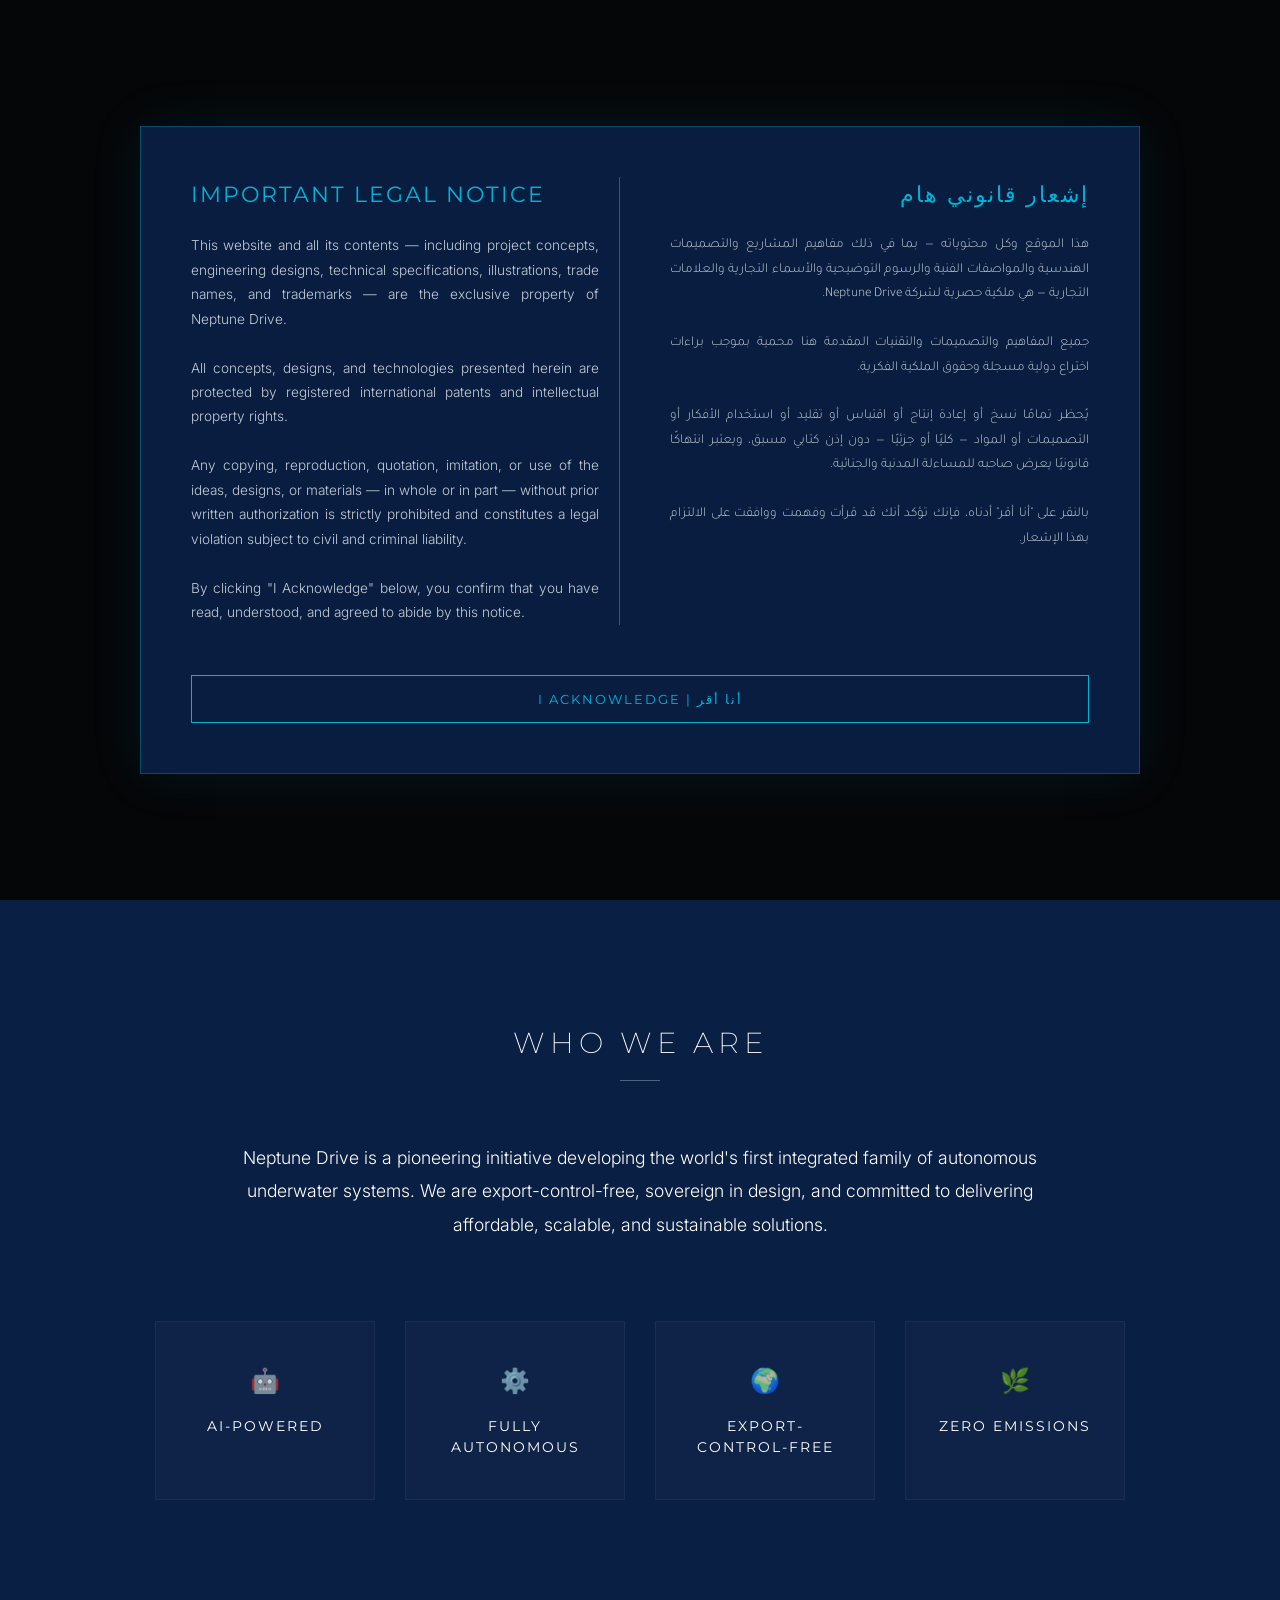
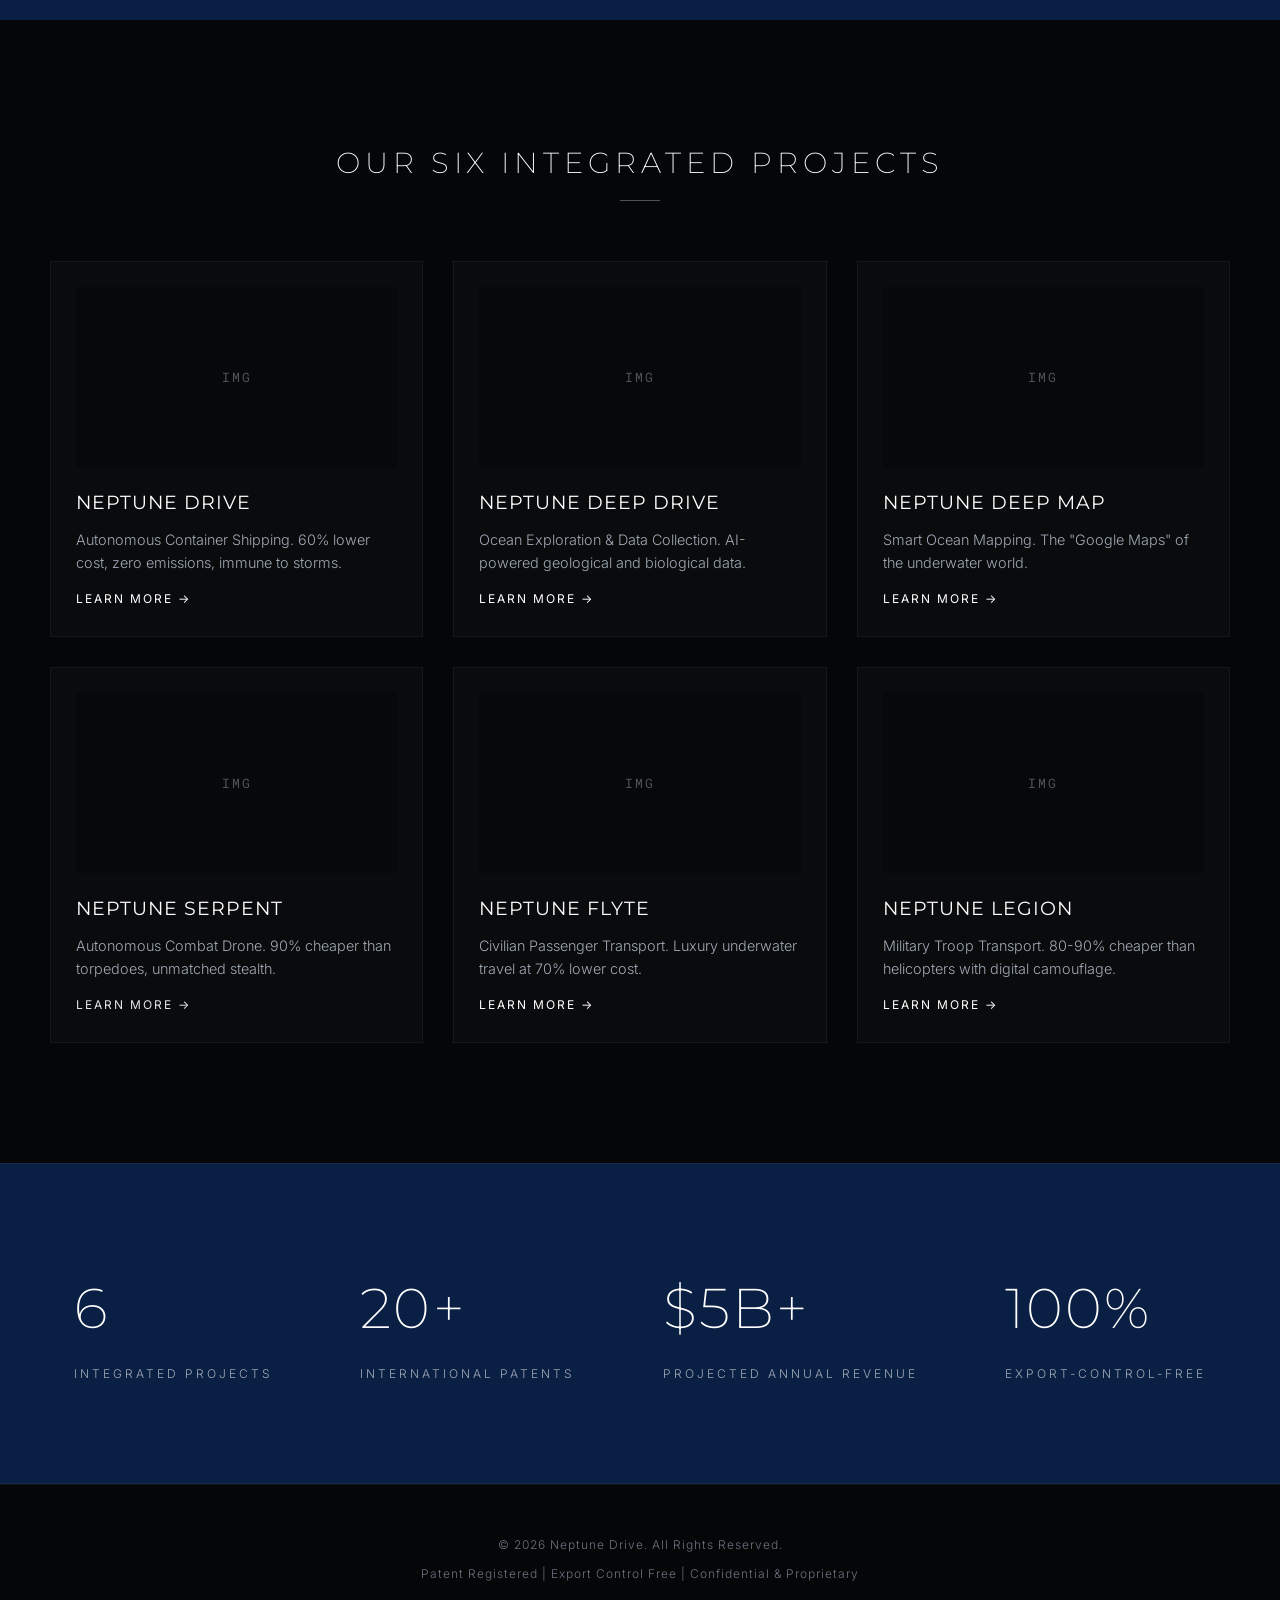
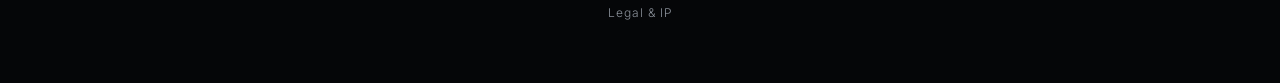
<file: index.html>
<!DOCTYPE html>
<html lang="en" dir="ltr">
<head>
    <meta charset="UTF-8">
    <meta name="viewport" content="width=device-width, initial-scale=1.0">
    <title>Neptune Drive | Redefining Humanity's Relationship with the Oceans</title>
    <link rel="stylesheet" href="style.css">
    <link rel="preconnect" href="https://fonts.googleapis.com">
    <link rel="preconnect" href="https://fonts.gstatic.com" crossorigin>
    <link href="https://fonts.googleapis.com/css2?family=Inter:wght@200;300;400;600&family=Montserrat:wght@200;300;400;600;700&family=Roboto+Mono:wght@300;400&family=Tajawal:wght@300;400;500;700&display=swap" rel="stylesheet">
</head>
<body>

    <!-- SPLASH SCREEN (Legal Disclaimer - Bilingual Side-by-Side) -->
    <div id="splash-screen">
        <div class="splash-content">
            
            <!-- English Section -->
            <div class="lang-block en-block">
                <h1 class="splash-title">IMPORTANT LEGAL NOTICE</h1>
                <p>
                    This website and all its contents — including project concepts, engineering designs, technical specifications, illustrations, trade names, and trademarks — are the exclusive property of Neptune Drive.
                    <br><br>
                    All concepts, designs, and technologies presented herein are protected by registered international patents and intellectual property rights.
                    <br><br>
                    Any copying, reproduction, quotation, imitation, or use of the ideas, designs, or materials — in whole or in part — without prior written authorization is strictly prohibited and constitutes a legal violation subject to civil and criminal liability.
                    <br><br>
                    By clicking "I Acknowledge" below, you confirm that you have read, understood, and agreed to abide by this notice.
                </p>
            </div>

            <!-- Arabic Section -->
            <div class="lang-block ar-block" dir="rtl">
                <h1 class="splash-title">إشعار قانوني هام</h1>
                <p>
                    هذا الموقع وكل محتوياته — بما في ذلك مفاهيم المشاريع والتصميمات الهندسية والمواصفات الفنية والرسوم التوضيحية والأسماء التجارية والعلامات التجارية — هي ملكية حصرية لشركة Neptune Drive.
                    <br><br>
                    جميع المفاهيم والتصميمات والتقنيات المقدمة هنا محمية بموجب براءات اختراع دولية مسجلة وحقوق الملكية الفكرية.
                    <br><br>
                    يُحظر تمامًا نسخ أو إعادة إنتاج أو اقتباس أو تقليد أو استخدام الأفكار أو التصميمات أو المواد — كليًا أو جزئيًا — دون إذن كتابي مسبق، ويعتبر انتهاكًا قانونيًا يعرض صاحبه للمساءلة المدنية والجنائية.
                    <br><br>
                    بالنقر على "أنا أقر" أدناه، فإنك تؤكد أنك قد قرأت وفهمت ووافقت على الالتزام بهذا الإشعار.
                </p>
            </div>

            <button id="acknowledge-btn" onclick="document.getElementById('splash-screen').classList.add('hidden');">
                I Acknowledge | أنا أقر
            </button>
        </div>
    </div>

    <!-- NAVIGATION -->
    <header>
        <div class="logo"><a href="index.html">NEPTUNE DRIVE</a></div>
        <nav>
            <ul>
                <li><a href="index.html#home" data-en="Home" data-ar="الرئيسية">Home</a></li>
                <li><a href="index.html#projects" data-en="Projects" data-ar="المشاريع">Projects</a></li>
                <li><a href="leadership.html" data-en="About" data-ar="من نحن">About</a></li>
                <li><a href="index.html#contact" data-en="Contact" data-ar="تواصل">Contact</a></li>
            </ul>
        </nav>
        <button id="lang-toggle" onclick="toggleLanguage()">عربي</button>
    </header>

    <!-- HOME PAGE -->
    <main id="home">
        
        <!-- Hero Section -->
        <section class="hero-section">
            <div class="hero-overlay"></div>
            <div class="hero-content">
                <h1>NEPTUNE DRIVE</h1>
                <p class="subheadline" data-en="Redefining Humanity's Relationship with the Oceans" data-ar="إعادة تشكيل علاقة البشرية بالمحيطات">Redefining Humanity's Relationship with the Oceans</p>
                <div class="hero-buttons">
                    <a href="#projects" class="btn primary" data-en="Explore Our Projects" data-ar="استكشف مشاريعنا">Explore Our Projects</a>
                    <a href="#contact" class="btn secondary" data-en="Request a Meeting" data-ar="طلب اجتماع">Request a Meeting</a>
                </div>
            </div>
        </section>

        <!-- About Section -->
        <section id="about" class="content-section">
            <h2 class="section-title" data-en="Who We Are" data-ar="من نحن">Who We Are</h2>
            <p class="text-body" data-en="Neptune Drive is a pioneering initiative developing the world's first integrated family of autonomous underwater systems. We are export-control-free, sovereign in design, and committed to delivering affordable, scalable, and sustainable solutions." data-ar="نبتون درايف مبادرة رائدة تطور أول عائلة متكاملة من الأنظمة تحت المائية ذاتية القيادة. نحن أحرار من قيود التصدير، وذاك سيادي في التصميم، وملتزمون بتقديم حلول ميسورة التكلفة وقابلة للتطوير ومستدامة.">
                Neptune Drive is a pioneering initiative developing the world's first integrated family of autonomous underwater systems. We are export-control-free, sovereign in design, and committed to delivering affordable, scalable, and sustainable solutions.
            </p>
            <div class="features-grid">
                <div class="feature-card"><span>🤖</span><h3 data-en="AI-Powered" data-ar="مدعوم بالذكاء الاصطناعي">AI-Powered</h3></div>
                <div class="feature-card"><span>⚙️</span><h3 data-en="Fully Autonomous" data-ar="ذاتية القيادة بالكامل">Fully Autonomous</h3></div>
                <div class="feature-card"><span>🌍</span><h3 data-en="Export-Control-Free" data-ar="خالٍ من قيود التصدير">Export-Control-Free</h3></div>
                <div class="feature-card"><span>🌿</span><h3 data-en="Zero Emissions" data-ar="صفر انبعاثات">Zero Emissions</h3></div>
            </div>
        </section>

        <!-- Projects Section -->
        <section id="projects" class="content-section dark-bg">
            <h2 class="section-title" data-en="Our Six Integrated Projects" data-ar="مشاريعنا الستة المتكاملة">Our Six Integrated Projects</h2>
            
            <div class="projects-grid">
                <!-- Project 1 -->
                <div class="project-card">
                    <div class="project-img-placeholder">IMG</div>
                    <h3>Neptune Drive</h3>
                    <p data-en="Autonomous Container Shipping. 60% lower cost, zero emissions, immune to storms." data-ar="شحن الحاويات ذاتي القيادة. تكلفة أقل بنسبة 60٪، انبعاثات صفرية، محصن ضد العواصف.">Autonomous Container Shipping. 60% lower cost, zero emissions, immune to storms.</p>
                    <a href="#" class="btn-link" data-en="Learn More" data-ar="المزيد">Learn More &rarr;</a>
                </div>
                <!-- Project 2 -->
                <div class="project-card">
                    <div class="project-img-placeholder">IMG</div>
                    <h3>Neptune Deep Drive</h3>
                    <p data-en="Ocean Exploration & Data Collection. AI-powered geological and biological data." data-ar="استكشاف المحيطات وجمع البيانات. بيانات جيولوجية وبيولوجية مدعومة بالذكاء الاصطناعي.">Ocean Exploration & Data Collection. AI-powered geological and biological data.</p>
                    <a href="#" class="btn-link" data-en="Learn More" data-ar="المزيد">Learn More &rarr;</a>
                </div>
                <!-- Project 3 -->
                <div class="project-card">
                    <div class="project-img-placeholder">IMG</div>
                    <h3>Neptune Deep Map</h3>
                    <p data-en='Smart Ocean Mapping. The "Google Maps" of the underwater world.' data-ar="خرائط المحيطات الذكية. خرائط جوجل للعالم تحت الماء.">Smart Ocean Mapping. The "Google Maps" of the underwater world.</p>
                    <a href="#" class="btn-link" data-en="Learn More" data-ar="المزيد">Learn More &rarr;</a>
                </div>
                <!-- Project 4 -->
                <div class="project-card serpent-theme">
                    <div class="project-img-placeholder">IMG</div>
                    <h3>Neptune Serpent</h3>
                    <p data-en="Autonomous Combat Drone. 90% cheaper than torpedoes, unmatched stealth." data-ar="مسيرة قتالية ذاتية القيادة. أرخص بنسبة 90٪ من الطوربيدات، خفية لا مثيل لها.">Autonomous Combat Drone. 90% cheaper than torpedoes, unmatched stealth.</p>
                    <a href="serpent.html" class="btn-link" data-en="Learn More" data-ar="المزيد">Learn More &rarr;</a>
                </div>
                <!-- Project 5 -->
                <div class="project-card">
                    <div class="project-img-placeholder">IMG</div>
                    <h3>Neptune Flyte</h3>
                    <p data-en="Civilian Passenger Transport. Luxury underwater travel at 70% lower cost." data-ar="نقل الركاب المدني. سفر فاخر تحت الماء بتكلفة أقل بنسبة 70٪.">Civilian Passenger Transport. Luxury underwater travel at 70% lower cost.</p>
                    <a href="#" class="btn-link" data-en="Learn More" data-ar="المزيد">Learn More &rarr;</a>
                </div>
                <!-- Project 6 -->
                <div class="project-card">
                    <div class="project-img-placeholder">IMG</div>
                    <h3>Neptune Legion</h3>
                    <p data-en="Military Troop Transport. 80-90% cheaper than helicopters with digital camouflage." data-ar="نقل القوات العسكرية. أرخص بنسبة 80-90٪ من المروحيات مع تمويه رقمي.">Military Troop Transport. 80-90% cheaper than helicopters with digital camouflage.</p>
                    <a href="#" class="btn-link" data-en="Learn More" data-ar="المزيد">Learn More &rarr;</a>
                </div>
            </div>
        </section>

        <!-- Stats Section -->
        <section class="stats-section">
            <div class="stat-item"><h2>6</h2><p data-en="Integrated Projects" data-ar="مشاريع متكاملة">Integrated Projects</p></div>
            <div class="stat-item"><h2>20+</h2><p data-en="International Patents" data-ar="براءات اختراع دولية">International Patents</p></div>
            <div class="stat-item"><h2>$5B+</h2><p data-en="Projected Annual Revenue" data-ar="الإيرادات السنوية المتوقعة">Projected Annual Revenue</p></div>
            <div class="stat-item"><h2>100%</h2><p data-en="Export-Control-Free" data-ar="خالٍ من قيود التصدير">Export-Control-Free</p></div>
        </section>

    </main>

    <!-- FOOTER -->
    <footer>
        <p>© 2026 Neptune Drive. All Rights Reserved.</p>
        <p>Patent Registered | Export Control Free | Confidential & Proprietary</p>
        <p style="margin-top: 20px;"><a href="legal.html" style="color: #8A9099; text-decoration: none; border-bottom: 1px solid transparent;" data-en="Legal & IP" data-ar="الشؤون القانونية">Legal & IP</a></p>
    </footer>

    <script>
        // 2. Language Toggle Logic
        function toggleLanguage() {
            const html = document.documentElement;
            const langBtn = document.getElementById('lang-toggle');
            
            let currentLang = html.getAttribute('lang');

            if (currentLang === 'en') {
                // Switch to Arabic
                html.setAttribute('lang', 'ar');
                html.setAttribute('dir', 'rtl');
                langBtn.innerText = 'English';
                
                document.querySelectorAll('[data-ar]').forEach(el => {
                    el.innerText = el.getAttribute('data-ar');
                });
            } else {
                // Switch to English
                html.setAttribute('lang', 'en');
                html.setAttribute('dir', 'ltr');
                langBtn.innerText = 'عربي';
                
                document.querySelectorAll('[data-en]').forEach(el => {
                    el.innerText = el.getAttribute('data-en');
                });
            }
        }
    </script>
</body>
</html>
</file>
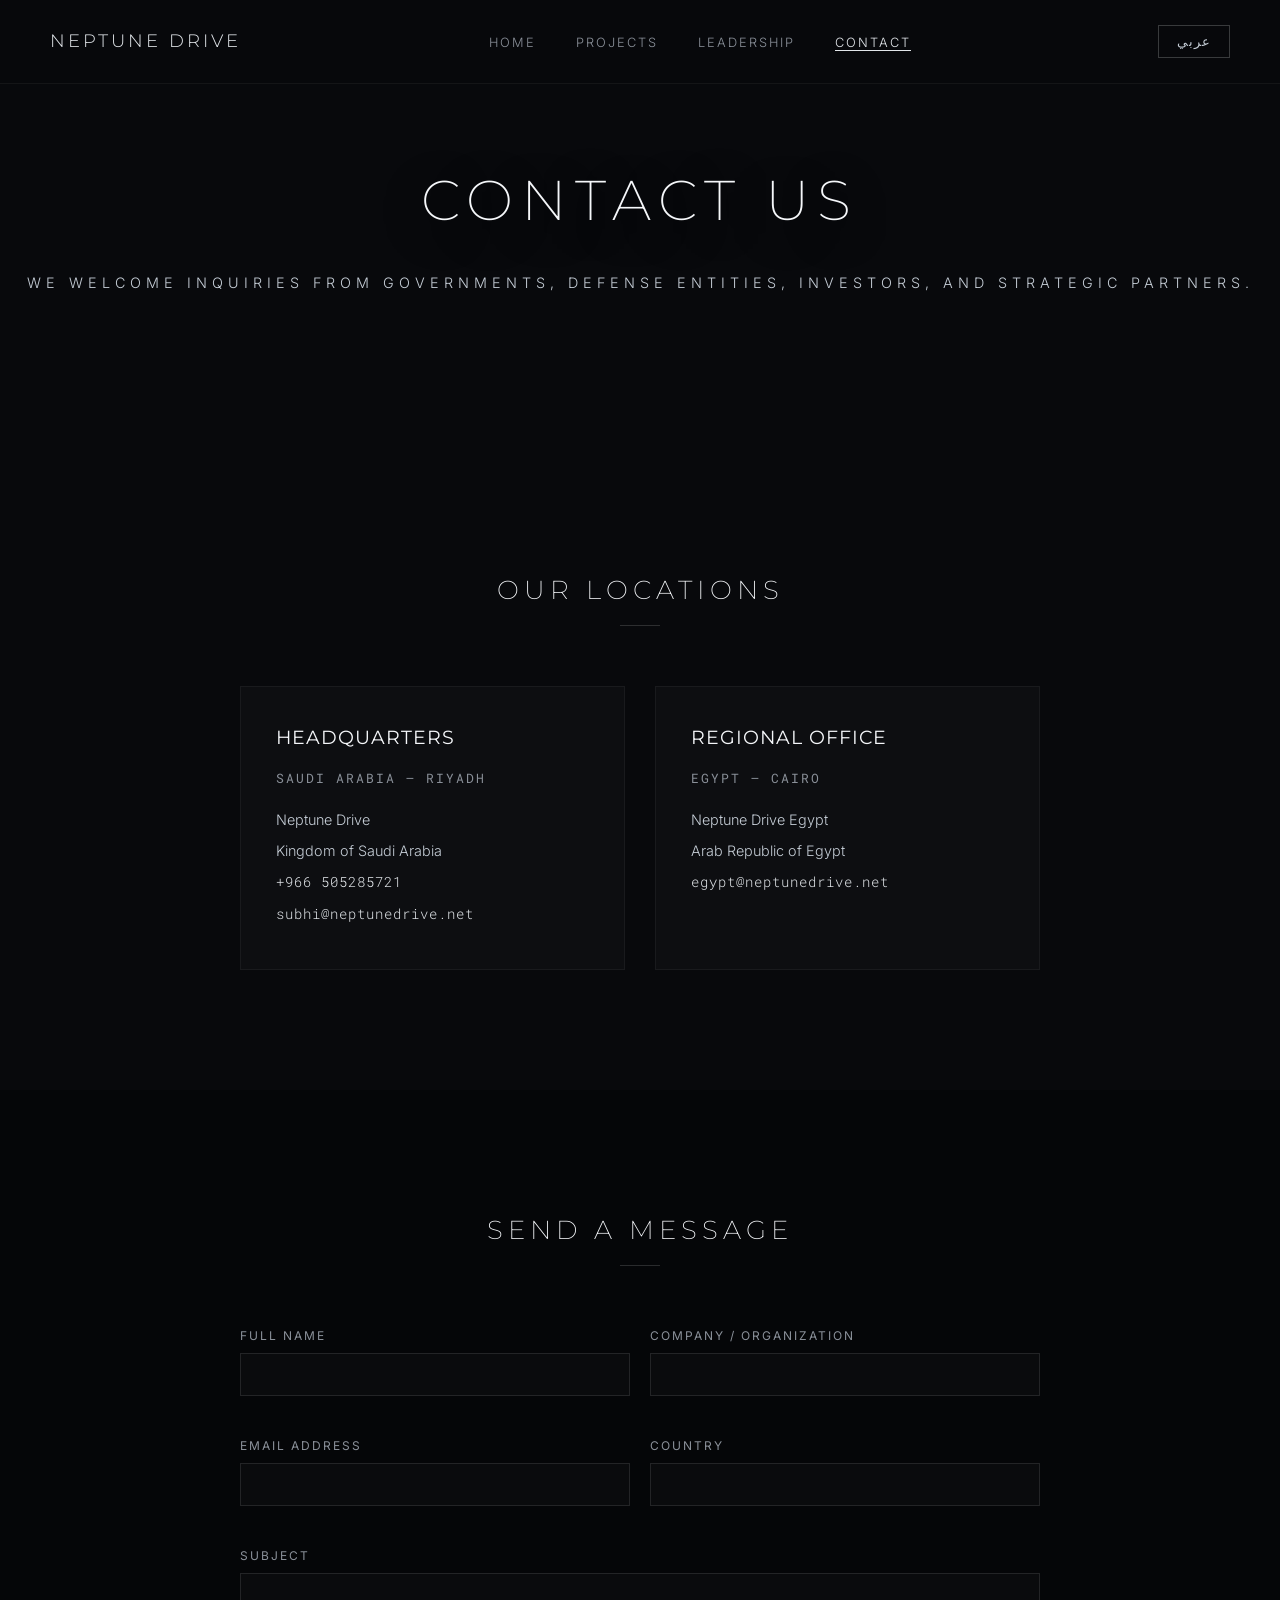
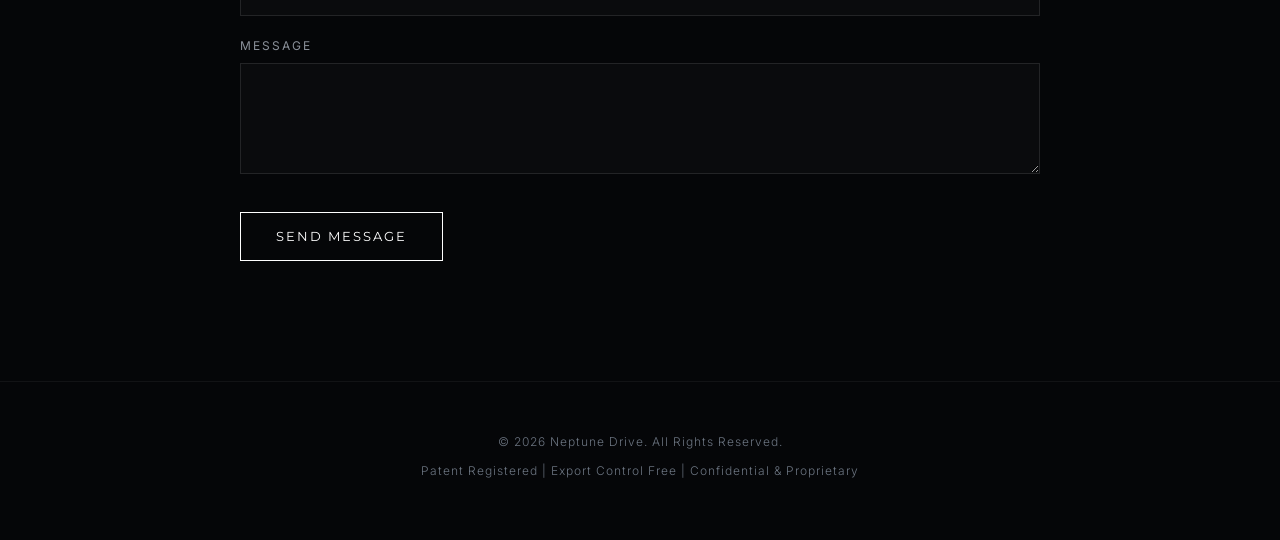
<file: contact.html>
<!DOCTYPE html>
<html lang="en" dir="ltr">
<head>
    <meta charset="UTF-8">
    <meta name="viewport" content="width=device-width, initial-scale=1.0">
    <title>Contact | Neptune Drive</title>
    <link rel="stylesheet" href="style.css">
    <link rel="preconnect" href="https://fonts.googleapis.com">
    <link rel="preconnect" href="https://fonts.gstatic.com" crossorigin>
    <link href="https://fonts.googleapis.com/css2?family=Inter:wght@200;300;400;600&family=Montserrat:wght@200;300;400;600;700&family=Roboto+Mono:wght@300;400&family=Tajawal:wght@300;400;500;700&display=swap" rel="stylesheet">
</head>
<body class="serpent-body">

    <!-- NAVIGATION -->
    <header class="serpent-header">
        <div class="logo"><a href="index.html">NEPTUNE DRIVE</a></div>
        <nav>
            <ul>
                <li><a href="index.html#home" data-en="Home" data-ar="الرئيسية">Home</a></li>
                <li><a href="index.html#projects" data-en="Projects" data-ar="المشاريع">Projects</a></li>
                <li><a href="leadership.html" data-en="Leadership" data-ar="القيادة">Leadership</a></li>
                <li><a href="contact.html" data-en="Contact" data-ar="تواصل" style="color: #E2E6EA; border-bottom: 1px solid #E2E6EA;">Contact</a></li>
            </ul>
        </nav>
        <button id="lang-toggle" onclick="toggleLanguage()">عربي</button>
    </header>

    <!-- CONTACT PAGE -->
    <main id="contact-page">
        
        <!-- Hero Section -->
        <section class="page-banner">
            <div class="project-hero-overlay"></div>
            <div class="project-hero-content">
                <h1 data-en="Contact Us" data-ar="تواصل معنا">Contact Us</h1>
                <p class="project-subheadline" data-en="We welcome inquiries from governments, defense entities, investors, and strategic partners." data-ar="نرحب باستفسارات الحكومات والكيانات الدفاعية والمستثمرين والشركاء الاستراتيجيين.">We welcome inquiries from governments, defense entities, investors, and strategic partners.</p>
            </div>
        </section>

        <!-- Offices Section -->
        <section class="content-section">
            <h2 class="section-title" data-en="Our Locations" data-ar="مواقعنا">Our Locations</h2>
            <div class="offices-grid">
                <div class="office-card">
                    <h3 data-en="Headquarters" data-ar="المقر الرئيسي">Headquarters</h3>
                    <p class="office-region" data-en="Saudi Arabia – Riyadh" data-ar="المملكة العربية السعودية - الرياض">Saudi Arabia – Riyadh</p>
                    <p class="office-detail">Neptune Drive</p>
                    <p class="office-detail">Kingdom of Saudi Arabia</p>
                    <p class="office-detail"><a href="tel:+966505285721" class="contact-link">+966 505285721</a></p>
                    <p class="office-detail"><a href="mailto:subhi@neptunedrive.net" class="contact-link">subhi@neptunedrive.net</a></p>
                </div>
                <div class="office-card">
                    <h3 data-en="Regional Office" data-ar="المكتب الإقليمي">Regional Office</h3>
                    <p class="office-region" data-en="Egypt – Cairo" data-ar="مصر - القاهرة">Egypt – Cairo</p>
                    <p class="office-detail">Neptune Drive Egypt</p>
                    <p class="office-detail">Arab Republic of Egypt</p>
                    <p class="office-detail"><a href="mailto:egypt@neptunedrive.net" class="contact-link">egypt@neptunedrive.net</a></p>
                </div>
            </div>
        </section>

        <!-- Contact Form Section -->
        <section class="content-section dark-bg">
            <h2 class="section-title" data-en="Send a Message" data-ar="إرسال رسالة">Send a Message</h2>
            
            <!-- THE FIX IS RIGHT HERE ON THIS LINE -->
            <form class="contact-form" action="https://formspree.io/f/mwlpqrnv" method="POST">
                
                <div class="form-row">
                    <div class="form-group">
                        <label data-en="Full Name" data-ar="الاسم الكامل">Full Name</label>
                        <input type="text" name="name" required>
                    </div>
                    <div class="form-group">
                        <label data-en="Company / Organization" data-ar="الشركة / المؤسسة">Company / Organization</label>
                        <input type="text" name="company">
                    </div>
                </div>
                <div class="form-row">
                    <div class="form-group">
                        <label data-en="Email Address" data-ar="البريد الإلكتروني">Email Address</label>
                        <input type="email" name="email" required>
                    </div>
                    <div class="form-group">
                        <label data-en="Country" data-ar="الدولة">Country</label>
                        <input type="text" name="country">
                    </div>
                </div>
                <div class="form-group">
                    <label data-en="Subject" data-ar="الموضوع">Subject</label>
                    <input type="text" name="subject" required>
                </div>
                <div class="form-group">
                    <label data-en="Message" data-ar="الرسالة">Message</label>
                    <textarea name="message" rows="5" required></textarea>
                </div>
                <button type="submit" class="btn primary" data-en="Send Message" data-ar="إرسال الرسالة">Send Message</button>
            </form>
        </section>

    </main>

    <!-- FOOTER -->
    <footer>
        <p>© 2026 Neptune Drive. All Rights Reserved.</p>
        <p>Patent Registered | Export Control Free | Confidential & Proprietary</p>
    </footer>

    <script src="script.js"></script>
</body>
</html>
</file>
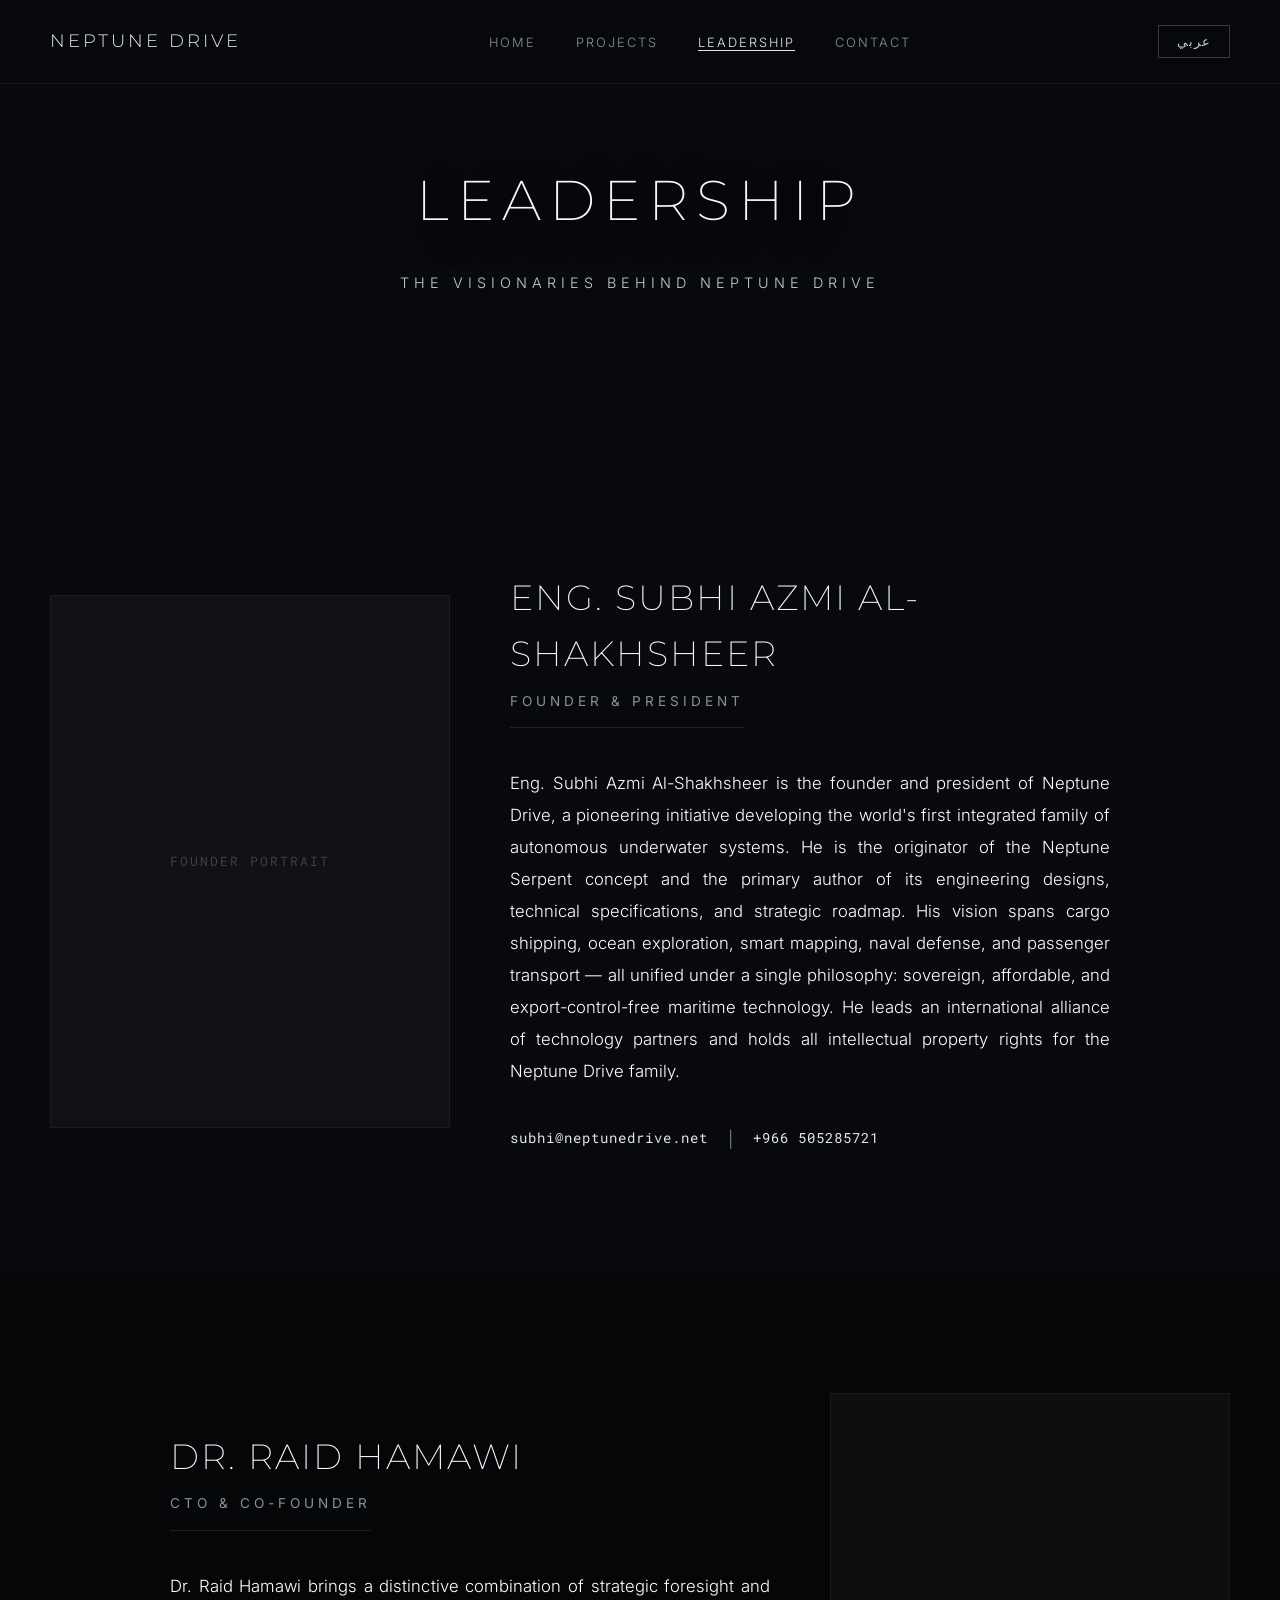
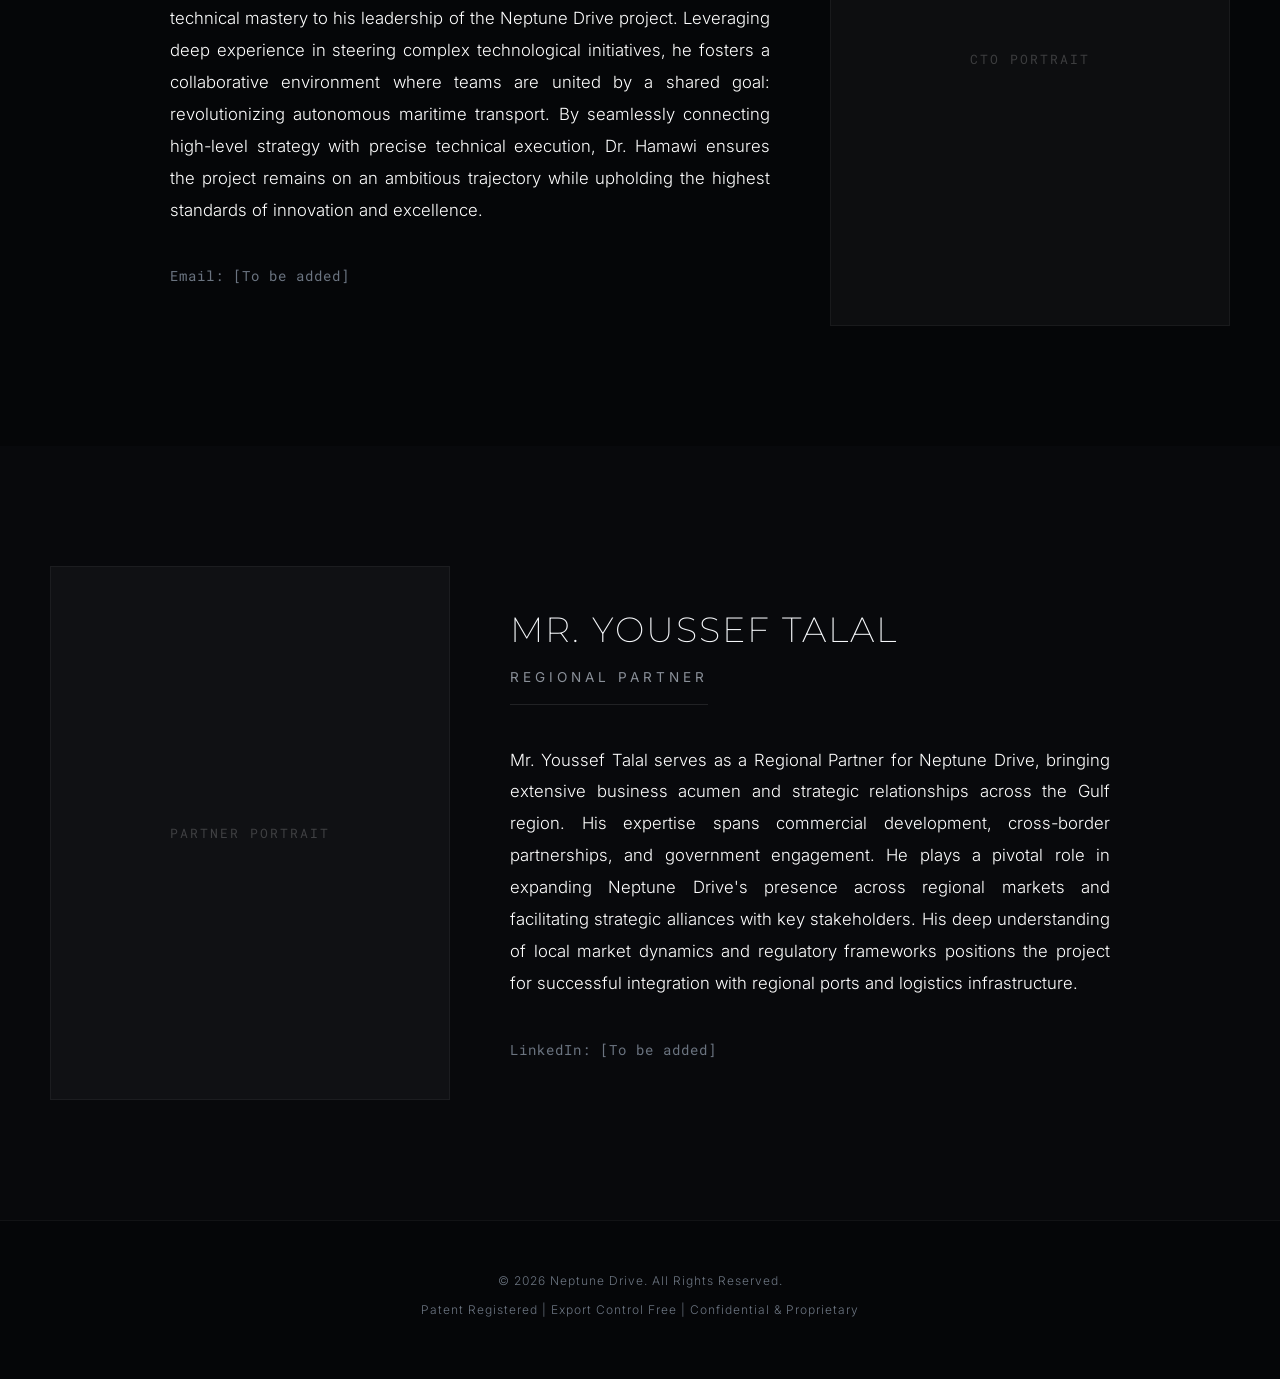
<file: leadership.html>
<!DOCTYPE html>
<html lang="en" dir="ltr">
<head>
    <meta charset="UTF-8">
    <meta name="viewport" content="width=device-width, initial-scale=1.0">
    <title>Leadership | Neptune Drive</title>
    <link rel="stylesheet" href="style.css">
    <link rel="preconnect" href="https://fonts.googleapis.com">
    <link rel="preconnect" href="https://fonts.gstatic.com" crossorigin>
    <link href="https://fonts.googleapis.com/css2?family=Inter:wght@200;300;400;600&family=Montserrat:wght@200;300;400;600;700&family=Roboto+Mono:wght@300;400&family=Tajawal:wght@300;400;500;700&display=swap" rel="stylesheet">
</head>
<body class="serpent-body">

    <!-- NAVIGATION -->
    <header class="serpent-header">
        <div class="logo"><a href="index.html">NEPTUNE DRIVE</a></div>
        <nav>
            <ul>
                <li><a href="index.html#home" data-en="Home" data-ar="الرئيسية">Home</a></li>
                <li><a href="index.html#projects" data-en="Projects" data-ar="المشاريع">Projects</a></li>
                <li><a href="leadership.html" data-en="Leadership" data-ar="القيادة" style="color: #E2E6EA; border-bottom: 1px solid #E2E6EA;">Leadership</a></li>
                <li><a href="index.html#contact" data-en="Contact" data-ar="تواصل">Contact</a></li>
            </ul>
        </nav>
        <button id="lang-toggle" onclick="toggleLanguage()">عربي</button>
    </header>

    <!-- LEADERSHIP PAGE -->
    <main id="leadership-page">
        
        <!-- Page Hero -->
        <section class="page-banner">
            <div class="project-hero-overlay"></div>
            <div class="project-hero-content">
                <h1 data-en="Leadership" data-ar="فريق القيادة">Leadership</h1>
                <p class="project-subheadline" data-en="The Visionaries Behind Neptune Drive" data-ar="الرؤى وراء نبتون درايف">The Visionaries Behind Neptune Drive</p>
            </div>
        </section>

        <!-- Founder Profile -->
        <section class="content-section profile-section">
            <div class="profile-container">
                <div class="profile-img-placeholder">
                    <span>FOUNDER PORTRAIT</span>
                </div>
                <div class="profile-info">
                    <h2 class="profile-name">Eng. Subhi Azmi Al-Shakhsheer</h2>
                    <p class="profile-title" data-en="Founder & President" data-ar="المؤسس والرئيس">Founder & President</p>
                    <p class="profile-text" data-en="Eng. Subhi Azmi Al-Shakhsheer is the founder and president of Neptune Drive, a pioneering initiative developing the world's first integrated family of autonomous underwater systems. He is the originator of the Neptune Serpent concept and the primary author of its engineering designs, technical specifications, and strategic roadmap. His vision spans cargo shipping, ocean exploration, smart mapping, naval defense, and passenger transport — all unified under a single philosophy: sovereign, affordable, and export-control-free maritime technology. He leads an international alliance of technology partners and holds all intellectual property rights for the Neptune Drive family." data-ar="المهندس صبحي عزمي الشخشير هو مؤسس ورئيس مشروع Neptune Drive، مبادرة رائدة تطور أول عائلة متكاملة من الأنظمة تحت المائية ذاتية القيادة. وهو صاحب فكرة مشروع Serpent والمؤلف الأول لتصميماته الهندسية ومواصفاته الفنية وخارطة طريقه الاستراتيجية. تشمل رؤيته شحن البضائع واستكشاف المحيطات والخرائط الذكية والدفاع البحري ونقل الركاب — تتحد تحت فلسفة واحدة: التكنولوجيا البحرية السيادية والميسورة والخالية من قيود التصدير.">
                        Eng. Subhi Azmi Al-Shakhsheer is the founder and president of Neptune Drive, a pioneering initiative developing the world's first integrated family of autonomous underwater systems. He is the originator of the Neptune Serpent concept and the primary author of its engineering designs, technical specifications, and strategic roadmap. His vision spans cargo shipping, ocean exploration, smart mapping, naval defense, and passenger transport — all unified under a single philosophy: sovereign, affordable, and export-control-free maritime technology. He leads an international alliance of technology partners and holds all intellectual property rights for the Neptune Drive family.
                    </p>
                    <div class="profile-contact">
                        <a href="mailto:subhi@neptunedrive.net" class="contact-link">subhi@neptunedrive.net</a>
                        <span class="contact-divider">|</span>
                        <a href="tel:+966505285721" class="contact-link">+966 505285721</a>
                    </div>
                </div>
            </div>
        </section>

        <!-- CTO Profile -->
        <section class="content-section dark-bg profile-section">
            <div class="profile-container reverse">
                <div class="profile-img-placeholder">
                    <span>CTO PORTRAIT</span>
                </div>
                <div class="profile-info">
                    <h2 class="profile-name">Dr. Raid Hamawi</h2>
                    <p class="profile-title" data-en="CTO & Co-Founder" data-ar="المدير التقني والمؤسس المشارك">CTO & Co-Founder</p>
                    <p class="profile-text" data-en="Dr. Raid Hamawi brings a distinctive combination of strategic foresight and technical mastery to his leadership of the Neptune Drive project. Leveraging deep experience in steering complex technological initiatives, he fosters a collaborative environment where teams are united by a shared goal: revolutionizing autonomous maritime transport. By seamlessly connecting high-level strategy with precise technical execution, Dr. Hamawi ensures the project remains on an ambitious trajectory while upholding the highest standards of innovation and excellence." data-ar="يجمع الدكتور رائد حماوي بين البصيرة الاستراتيجية والإتقان التقني في قيادة مشروع Neptune Drive. من خلال الاستفادة من خبرته العميقة في توجيه المبادرات التكنولوجية المعقدة، يعزز بيئة تعاونية تتوحد فيها الفرق حول هدف مشترك: إحداث ثورة في النقل البحري الذاتي. من خلال الربط السلس بين الاستراتيجية رفيعة المستوى والتنفيذ التقني الدقيق، يضمن الدكتور حماوي بقاء المشروع على مسار طموح مع الحفاظ على أعلى معايير الابتكار والتميز.">
                        Dr. Raid Hamawi brings a distinctive combination of strategic foresight and technical mastery to his leadership of the Neptune Drive project. Leveraging deep experience in steering complex technological initiatives, he fosters a collaborative environment where teams are united by a shared goal: revolutionizing autonomous maritime transport. By seamlessly connecting high-level strategy with precise technical execution, Dr. Hamawi ensures the project remains on an ambitious trajectory while upholding the highest standards of innovation and excellence.
                    </p>
                    <div class="profile-contact">
                        <span class="contact-link disabled" data-en="Email: [To be added]" data-ar="البريد: [سيُضاف لاحقاً]">Email: [To be added]</span>
                    </div>
                </div>
            </div>
        </section>

        <!-- Regional Partner Profile -->
        <section class="content-section profile-section">
            <div class="profile-container">
                <div class="profile-img-placeholder">
                    <span>PARTNER PORTRAIT</span>
                </div>
                <div class="profile-info">
                    <h2 class="profile-name">Mr. Youssef Talal</h2>
                    <p class="profile-title" data-en="Regional Partner" data-ar="الشريك الإقليمي">Regional Partner</p>
                    <p class="profile-text" data-en="Mr. Youssef Talal serves as a Regional Partner for Neptune Drive, bringing extensive business acumen and strategic relationships across the Gulf region. His expertise spans commercial development, cross-border partnerships, and government engagement. He plays a pivotal role in expanding Neptune Drive's presence across regional markets and facilitating strategic alliances with key stakeholders. His deep understanding of local market dynamics and regulatory frameworks positions the project for successful integration with regional ports and logistics infrastructure." data-ar="يعمل السيد يوسف طلال كشريك إقليمي لشركة Neptune Drive، حيث يجلب خبرة واسعة في الأعمال والعلاقات الاستراتيجية في جميع أنحاء منطقة الخليج. تشمل خبراته التطوير التجاري والشراكات عبر الحدود والتواصل الحكومي. ويضطلع بدور محوري في توسيع حضور Neptune Drive في الأسواق الإقليمية وتسهيل التحالفات الاستراتيجية مع أصحاب المصلحة الرئيسيين.">
                        Mr. Youssef Talal serves as a Regional Partner for Neptune Drive, bringing extensive business acumen and strategic relationships across the Gulf region. His expertise spans commercial development, cross-border partnerships, and government engagement. He plays a pivotal role in expanding Neptune Drive's presence across regional markets and facilitating strategic alliances with key stakeholders. His deep understanding of local market dynamics and regulatory frameworks positions the project for successful integration with regional ports and logistics infrastructure.
                    </p>
                    <div class="profile-contact">
                        <span class="contact-link disabled" data-en="LinkedIn: [To be added]" data-ar="لينكدإن: [سيُضاف لاحقاً]">LinkedIn: [To be added]</span>
                    </div>
                </div>
            </div>
        </section>

    </main>

    <!-- FOOTER -->
    <footer>
        <p>© 2026 Neptune Drive. All Rights Reserved.</p>
        <p>Patent Registered | Export Control Free | Confidential & Proprietary</p>
    </footer>

    <script src="script.js"></script>
</body>
</html>
</file>
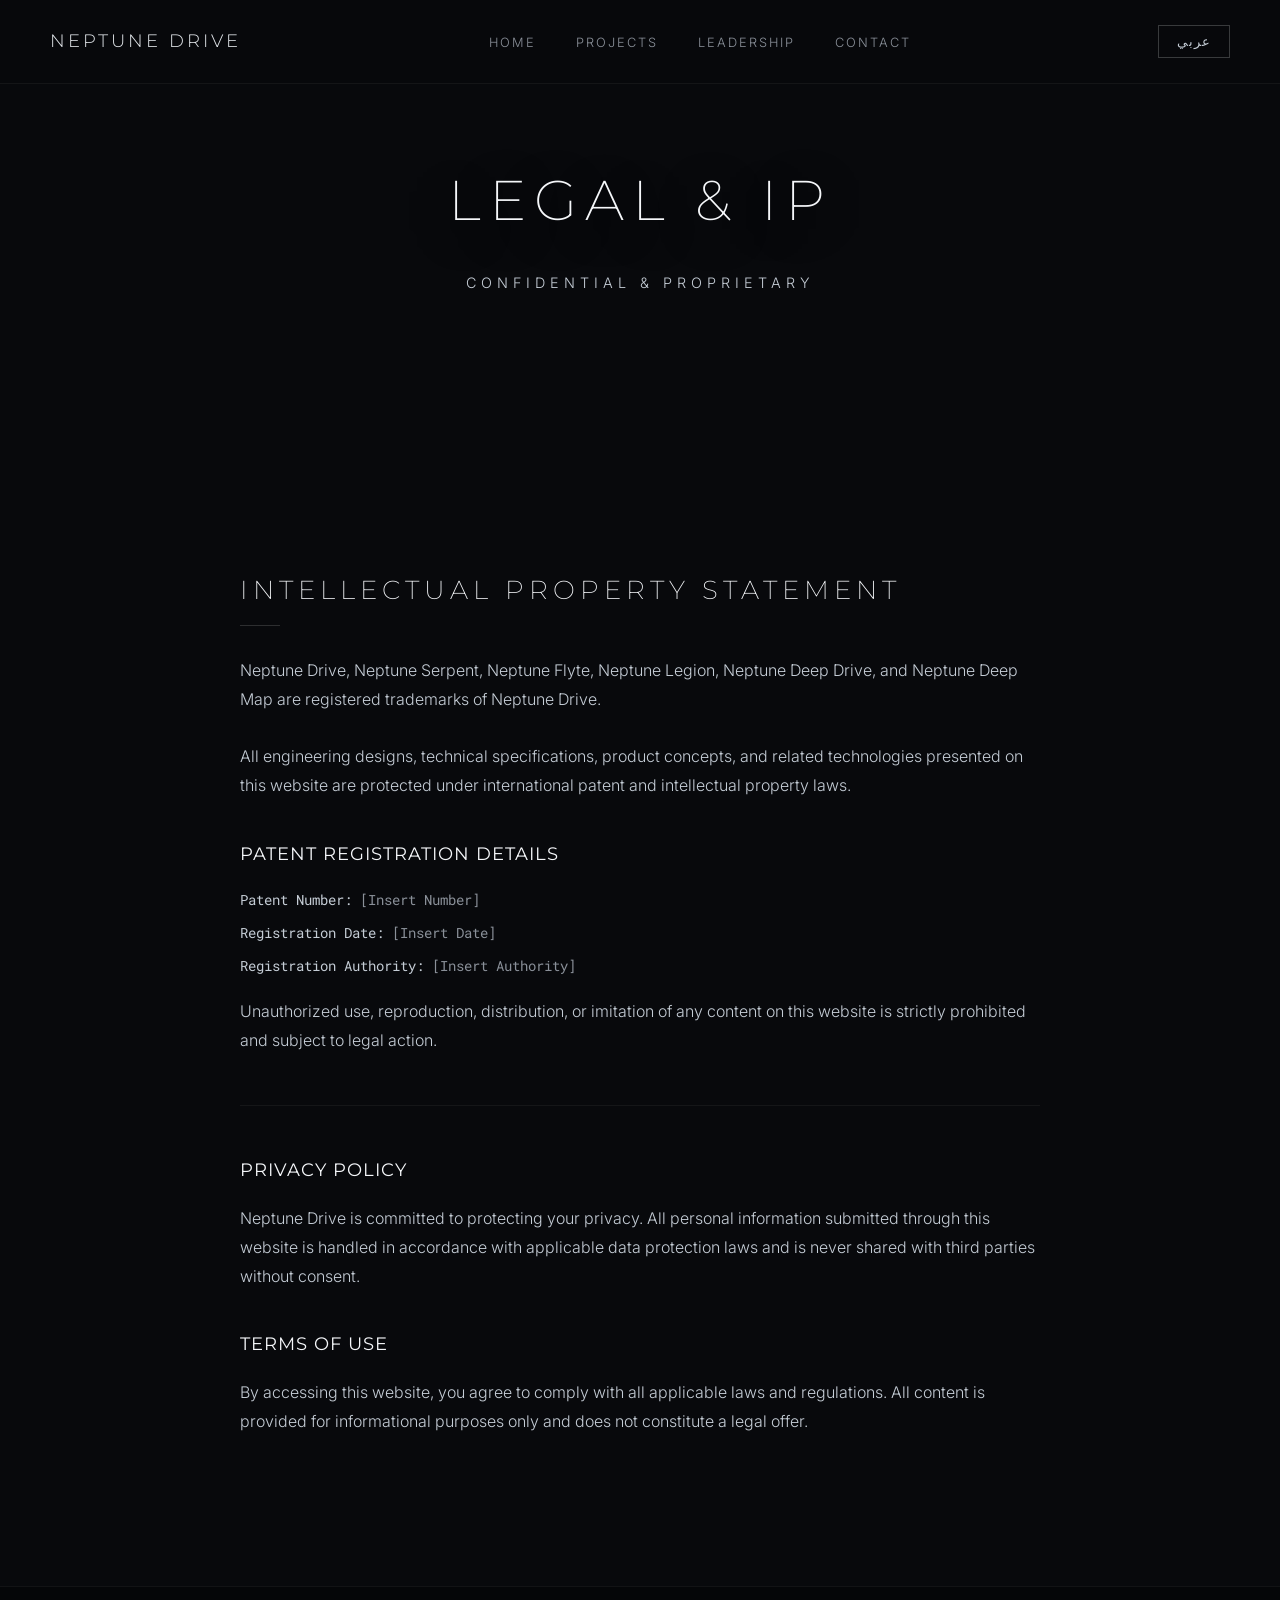
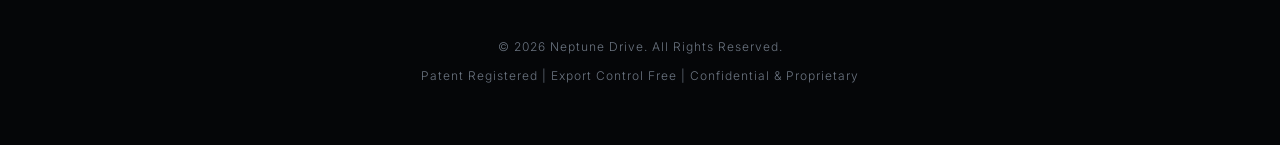
<file: legal.html>
<!DOCTYPE html>
<html lang="en" dir="ltr">
<head>
    <meta charset="UTF-8">
    <meta name="viewport" content="width=device-width, initial-scale=1.0">
    <title>Legal & IP | Neptune Drive</title>
    <link rel="stylesheet" href="style.css">
    <link rel="preconnect" href="https://fonts.googleapis.com">
    <link rel="preconnect" href="https://fonts.gstatic.com" crossorigin>
    <link href="https://fonts.googleapis.com/css2?family=Inter:wght@200;300;400;600&family=Montserrat:wght@200;300;400;600;700&family=Roboto+Mono:wght@300;400&family=Tajawal:wght@300;400;500;700&display=swap" rel="stylesheet">
</head>
<body class="serpent-body">

    <!-- NAVIGATION -->
    <header class="serpent-header">
        <div class="logo"><a href="index.html">NEPTUNE DRIVE</a></div>
        <nav>
            <ul>
                <li><a href="index.html#home" data-en="Home" data-ar="الرئيسية">Home</a></li>
                <li><a href="index.html#projects" data-en="Projects" data-ar="المشاريع">Projects</a></li>
                <li><a href="leadership.html" data-en="Leadership" data-ar="القيادة">Leadership</a></li>
                <li><a href="contact.html" data-en="Contact" data-ar="تواصل">Contact</a></li>
            </ul>
        </nav>
        <button id="lang-toggle" onclick="toggleLanguage()">عربي</button>
    </header>

    <!-- LEGAL PAGE -->
    <main id="legal-page">
        
        <!-- Hero Section -->
        <section class="page-banner">
            <div class="project-hero-overlay"></div>
            <div class="project-hero-content">
                <h1 data-en="Legal & IP" data-ar="الشؤون القانونية">Legal & IP</h1>
                <p class="project-subheadline" data-en="Confidential & Proprietary" data-ar="سري ومملوك للشركة">Confidential & Proprietary</p>
            </div>
        </section>

        <!-- Legal Content -->
        <section class="content-section">
            <div class="legal-container">
                <h2 class="section-title" style="text-align: left;" data-en="Intellectual Property Statement" data-ar="بيان الملكية الفكرية">Intellectual Property Statement</h2>
                <p class="legal-text">
                    Neptune Drive, Neptune Serpent, Neptune Flyte, Neptune Legion, Neptune Deep Drive, and Neptune Deep Map are registered trademarks of Neptune Drive.
                    <br><br>
                    All engineering designs, technical specifications, product concepts, and related technologies presented on this website are protected under international patent and intellectual property laws.
                </p>

                <h3 class="legal-subtitle" data-en="Patent Registration Details" data-ar="تفاصيل تسجيل براءة الاختراع">Patent Registration Details</h3>
                <ul class="legal-list">
                    <li><strong>Patent Number:</strong> [Insert Number]</li>
                    <li><strong>Registration Date:</strong> [Insert Date]</li>
                    <li><strong>Registration Authority:</strong> [Insert Authority]</li>
                </ul>
                <p class="legal-text" style="margin-top: 20px;">
                    Unauthorized use, reproduction, distribution, or imitation of any content on this website is strictly prohibited and subject to legal action.
                </p>

                <hr class="legal-divider">

                <h3 class="legal-subtitle" data-en="Privacy Policy" data-ar="سياسة الخصوصية">Privacy Policy</h3>
                <p class="legal-text">
                    Neptune Drive is committed to protecting your privacy. All personal information submitted through this website is handled in accordance with applicable data protection laws and is never shared with third parties without consent.
                </p>

                <h3 class="legal-subtitle" data-en="Terms of Use" data-ar="شروط الاستخدام">Terms of Use</h3>
                <p class="legal-text">
                    By accessing this website, you agree to comply with all applicable laws and regulations. All content is provided for informational purposes only and does not constitute a legal offer.
                </p>
            </div>
        </section>

    </main>

    <!-- FOOTER -->
    <footer>
        <p>© 2026 Neptune Drive. All Rights Reserved.</p>
        <p>Patent Registered | Export Control Free | Confidential & Proprietary</p>
    </footer>

    <script src="script.js"></script>
</body>
</html>
</file>
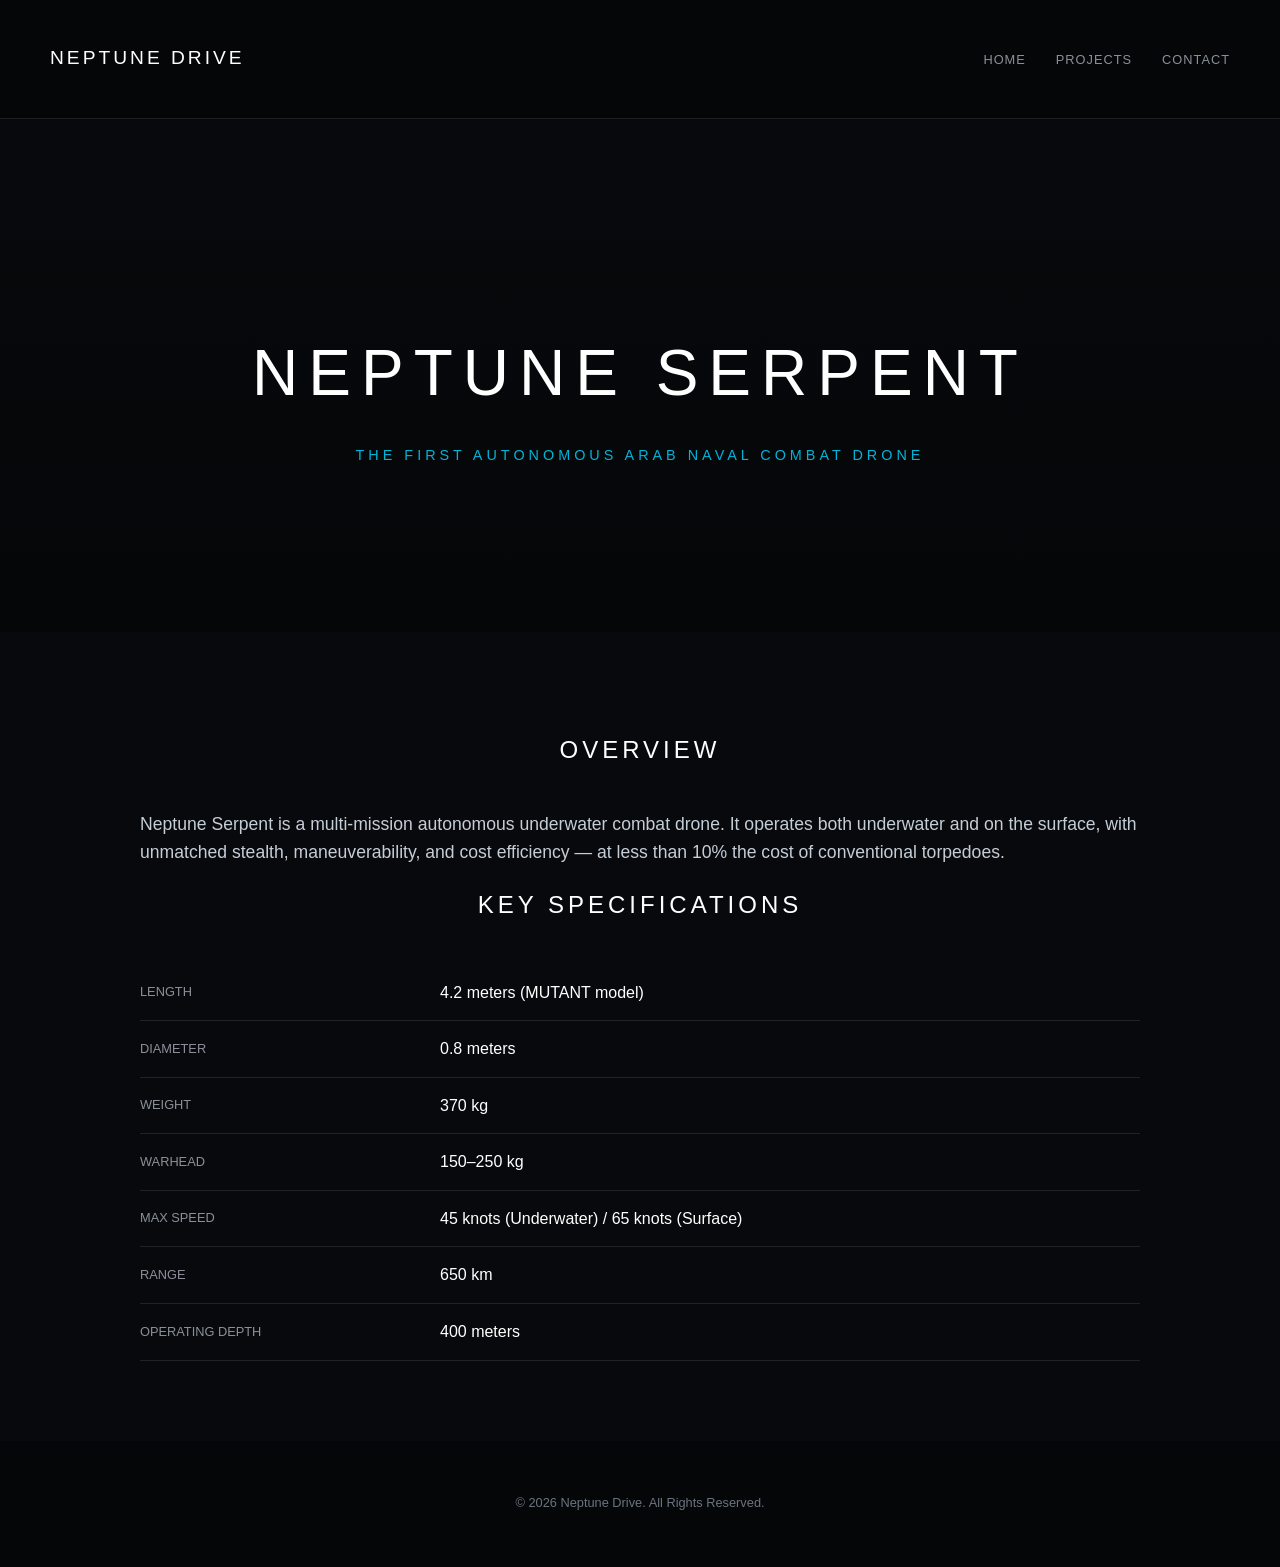
<file: serpent.html>
<!DOCTYPE html>
<html lang="en" dir="ltr">
<head>
    <meta charset="UTF-8">
    <meta name="viewport" content="width=device-width, initial-scale=1.0">
    <title>Test 123</title>
    <style>
        body { margin: 0; padding: 0; background-color: #08090C; color: #FFFFFF; font-family: 'Segoe UI', Tahoma, Geneva, Verdana, sans-serif; line-height: 1.6; }
        header { padding: 30px 50px; background: #050608; display: flex; justify-content: space-between; align-items: center; border-bottom: 1px solid rgba(255,255,255,0.1); }
        .logo { color: #FFFFFF; font-size: 1.2rem; letter-spacing: 3px; font-weight: 300; text-transform: uppercase; text-decoration: none; }
        nav ul { list-style: none; display: flex; gap: 30px; }
        nav a { color: #8A9099; text-decoration: none; text-transform: uppercase; font-size: 0.8rem; letter-spacing: 1px; }
        .hero { padding: 150px 50px; text-align: center; background: linear-gradient(to bottom, #08090C, #050608); }
        .hero h1 { font-size: 4rem; letter-spacing: 10px; font-weight: 200; margin-bottom: 20px; }
        .hero p { color: #00B4D8; text-transform: uppercase; letter-spacing: 4px; font-size: 0.9rem; }
        .content { padding: 80px 50px; max-width: 1000px; margin: 0 auto; }
        .content h2 { text-align: center; font-weight: 200; letter-spacing: 4px; margin-bottom: 40px; text-transform: uppercase; }
        .content p { font-size: 1.1rem; font-weight: 300; color: #C5CDD6; margin-bottom: 20px; }
        .specs-table { width: 100%; border-collapse: collapse; margin-top: 30px; }
        .specs-table td { padding: 15px 0; border-bottom: 1px solid rgba(255,255,255,0.1); }
        .specs-table td:first-child { color: #8A9099; width: 30%; text-transform: uppercase; font-size: 0.8rem; }
        .specs-table td:last-child { color: #FFFFFF; }
        footer { padding: 40px; text-align: center; color: #6B7480; font-size: 0.8rem; background: #050608; }
    </style>
</head>
<body>

    <header>
        <a href="index.html" class="logo">Neptune Drive</a>
        <nav>
            <ul>
                <li><a href="index.html">Home</a></li>
                <li><a href="index.html#projects">Projects</a></li>
                <li><a href="index.html#contact">Contact</a></li>
            </ul>
        </nav>
    </header>

    <section class="hero">
        <h1>NEPTUNE SERPENT</h1>
        <p>The First Autonomous Arab Naval Combat Drone</p>
    </section>

    <div class="content">
        <h2>Overview</h2>
        <p>Neptune Serpent is a multi-mission autonomous underwater combat drone. It operates both underwater and on the surface, with unmatched stealth, maneuverability, and cost efficiency — at less than 10% the cost of conventional torpedoes.</p>
        
        <h2>Key Specifications</h2>
        <table class="specs-table">
            <tr><td>Length</td><td>4.2 meters (MUTANT model)</td></tr>
            <tr><td>Diameter</td><td>0.8 meters</td></tr>
            <tr><td>Weight</td><td>370 kg</td></tr>
            <tr><td>Warhead</td><td>150–250 kg</td></tr>
            <tr><td>Max Speed</td><td>45 knots (Underwater) / 65 knots (Surface)</td></tr>
            <tr><td>Range</td><td>650 km</td></tr>
            <tr><td>Operating Depth</td><td>400 meters</td></tr>
        </table>
    </div>

    <footer>
        <p>© 2026 Neptune Drive. All Rights Reserved.</p>
    </footer>

</body>
</html>
</file>
<file: style.css>
/* Global Reset & Base */
* { margin: 0; padding: 0; box-sizing: border-box; }
body {
    font-family: 'Inter', sans-serif;
    background-color: #0A1F44; /* Deep Navy Blue */
    color: #FFFFFF;
    overflow-x: hidden;
    line-height: 1.6;
}

a { text-decoration: none; }
h1, h2, h3 { font-family: 'Montserrat', sans-serif; text-transform: uppercase; letter-spacing: 1px; }

/* SPLASH SCREEN */
#splash-screen {
    position: fixed; top: 0; left: 0; width: 100%; height: 100%;
    background: #050608;
    z-index: 9999;
    display: flex; align-items: center; justify-content: center;
    padding: 20px;
    text-align: center;
    transition: opacity 0.8s ease, visibility 0.8s ease;
}
#splash-screen.hidden { opacity: 0; visibility: hidden; }

.splash-content {
    max-width: 1000px;
    width: 100%;
    padding: 50px;
    border: 1px solid rgba(0, 180, 216, 0.3);
    background: rgba(10, 31, 68, 0.95);
    box-shadow: 0 0 50px rgba(0, 180, 216, 0.1);
    display: grid;
    grid-template-columns: 1fr 1fr;
    gap: 40px;
    max-height: 90vh;
    overflow-y: auto;
}

.lang-block { text-align: justify; }
.en-block { border-right: 1px solid rgba(197, 205, 214, 0.3); padding-right: 20px; }
.ar-block { padding-left: 10px; font-family: 'Tajawal', sans-serif; }

.splash-title { color: #00B4D8; font-size: 1.4rem; margin-bottom: 20px; font-weight: 400; letter-spacing: 2px; }
.splash-content p { color: #C5CDD6; font-size: 0.85rem; line-height: 1.8; font-weight: 300; }

#acknowledge-btn {
    grid-column: 1 / -1; 
    background: transparent; color: #00B4D8; border: 1px solid #00B4D8;
    padding: 15px 30px; font-family: 'Montserrat', sans-serif;
    font-weight: 400; text-transform: uppercase; cursor: pointer;
    transition: 0.3s; width: 100%; margin-top: 10px; letter-spacing: 2px;
}
#acknowledge-btn:hover { background: #00B4D8; color: #FFFFFF; transform: translateY(-2px); }

.splash-divider { display: none; }

@media (max-width: 768px) {
    .splash-content { grid-template-columns: 1fr; max-height: 85vh; }
    .en-block { border-right: none; border-bottom: 1px solid rgba(197, 205, 214, 0.3); padding-right: 0; padding-bottom: 20px; margin-bottom: 10px; }
}

/* HEADER */
header {
    position: fixed; top: 0; left: 0; width: 100%;
    display: flex; justify-content: space-between; align-items: center;
    padding: 25px 50px; background: rgba(10, 31, 68, 0.8);
    backdrop-filter: blur(15px); z-index: 100;
    border-bottom: 1px solid rgba(255,255,255,0.05);
}
.logo a { font-family: 'Montserrat', sans-serif; font-weight: 300; color: #FFFFFF; letter-spacing: 3px; font-size: 1.1rem; }
nav ul { list-style: none; display: flex; gap: 40px; }
nav a { color: #C5CDD6; text-decoration: none; font-size: 0.8rem; transition: 0.3s; text-transform: uppercase; letter-spacing: 2px; font-weight: 300; }
nav a:hover { color: #FFFFFF; }
#lang-toggle { background: transparent; border: 1px solid rgba(255,255,255,0.2); color: #C5CDD6; padding: 8px 18px; cursor: pointer; transition: 0.3s; font-family: 'Inter', sans-serif; font-size: 0.8rem; letter-spacing: 1px; }
#lang-toggle:hover { background: rgba(255,255,255,0.1); border-color: #FFFFFF; color: #FFFFFF; }

/* HERO SECTION */
.hero-section {
    height: 100vh; display: flex; align-items: center; justify-content: center;
    position: relative; text-align: center;
    background: url('https://images.unsplash.com/photo-1583212292454-1fe6229603b7?q=80&w=2070') center/cover no-repeat;
}
.hero-overlay { position: absolute; top: 0; left: 0; width: 100%; height: 100%; background: linear-gradient(to bottom, rgba(10,31,68,0.4), rgba(5,6,8,0.95)); }
.hero-content { position: relative; z-index: 2; padding: 0 20px; }
.hero-content h1 { font-size: 4.5rem; letter-spacing: 8px; margin-bottom: 20px; color: #FFFFFF; font-weight: 200; }
.subheadline { font-size: 1rem; color: #C5CDD6; margin-bottom: 50px; letter-spacing: 4px; text-transform: uppercase; font-weight: 300; }
.hero-buttons { display: flex; gap: 20px; justify-content: center; }

.btn { padding: 16px 35px; text-decoration: none; font-weight: 400; text-transform: uppercase; font-family: 'Montserrat', sans-serif; transition: 0.3s; letter-spacing: 2px; font-size: 0.8rem; border-radius: 0; }
.btn.primary { background: transparent; color: #FFFFFF; border: 1px solid #FFFFFF; }
.btn.primary:hover { background: #FFFFFF; color: #0A1F44; transform: translateY(-3px); }
.btn.secondary { border: 1px solid rgba(255,255,255,0.3); color: #C5CDD6; }
.btn.secondary:hover { border-color: #FFFFFF; color: #FFFFFF; transform: translateY(-3px); }

/* CONTENT SECTIONS */
.content-section { padding: 120px 50px; text-align: center; }
.dark-bg { background: #050608; }
.section-title { color: #FFFFFF; font-size: 1.8rem; margin-bottom: 60px; letter-spacing: 5px; font-weight: 200; position: relative; display: inline-block; padding-bottom: 15px; }
.section-title::after { content: ''; position: absolute; bottom: 0; left: 50%; transform: translateX(-50%); width: 40px; height: 1px; background-color: rgba(255,255,255,0.3); }
.text-body { max-width: 800px; margin: 0 auto 80px; line-height: 1.9; color: #FFFFFF; font-size: 1.1rem; font-weight: 300; }

/* FEATURES GRID */
.features-grid { display: flex; justify-content: center; gap: 30px; flex-wrap: wrap; }
.feature-card { background: rgba(255,255,255,0.02); padding: 40px 30px; border: 1px solid rgba(255,255,255,0.05); width: 220px; transition: 0.4s; }
.feature-card:hover { transform: translateY(-5px); background: rgba(255,255,255,0.05); border-color: rgba(255,255,255,0.2); }
.feature-card span { font-size: 1.5rem; display: block; margin-bottom: 15px; opacity: 0.8; }
.feature-card h3 { font-size: 0.85rem; color: #FFFFFF; letter-spacing: 2px; font-weight: 400; }

/* PROJECTS GRID */
.projects-grid { display: grid; grid-template-columns: repeat(auto-fit, minmax(300px, 1fr)); gap: 30px; max-width: 1200px; margin: 0 auto; }
.project-card { background: rgba(255,255,255,0.02); padding: 25px; border: 1px solid rgba(255,255,255,0.05); text-align: left; transition: 0.4s; }
.project-card:hover { transform: translateY(-10px); border-color: rgba(255,255,255,0.2); background: rgba(255,255,255,0.05); }
.project-img-placeholder { width: 100%; height: 180px; background: rgba(0,0,0,0.3); margin-bottom: 20px; display: flex; align-items: center; justify-content: center; color: rgba(255,255,255,0.3); font-family: 'Roboto Mono'; font-size: 0.8rem; letter-spacing: 2px; }
.project-card h3 { font-size: 1.2rem; color: #FFFFFF; margin-bottom: 10px; letter-spacing: 1px; font-weight: 400; }
.project-card p { font-size: 0.9rem; color: #A0AAB5; line-height: 1.6; margin-bottom: 15px; font-weight: 300; }
.btn-link { color: #FFFFFF; text-decoration: none; font-weight: 400; display: block; margin-top: 15px; letter-spacing: 2px; font-size: 0.75rem; text-transform: uppercase; border-bottom: 1px solid transparent; padding-bottom: 2px; width: fit-content; }
.btn-link:hover { border-color: #FFFFFF; }
.serpent-theme .btn-link { color: #E2E6EA; }

/* STATS SECTION */
.stats-section { display: flex; justify-content: space-around; padding: 100px 50px; background: #0A1F44; flex-wrap: wrap; gap: 40px; border-top: 1px solid rgba(255,255,255,0.05); border-bottom: 1px solid rgba(255,255,255,0.05); }
.stat-item h2 { font-size: 3.5rem; color: #FFFFFF; font-family: 'Montserrat'; margin-bottom: 10px; font-weight: 200; letter-spacing: 2px; }
.stat-item p { color: #A0AAB5; text-transform: uppercase; letter-spacing: 3px; font-size: 0.75rem; font-weight: 300; }

/* FOOTER */
footer { background: #050608; padding: 50px; text-align: center; color: #6B7480; font-size: 0.75rem; letter-spacing: 1px; border-top: 1px solid rgba(255,255,255,0.05); }
footer p { margin-bottom: 10px; font-weight: 300; }

/* ===========================================
   PROJECT DETAIL PAGE: NEPTUNE SERPENT
   (Elegant Platinum & Charcoal Theme)
   =========================================== */

.serpent-body { background-color: #08090C; color: #A0AAB5; }
.serpent-header { background: rgba(8, 9, 12, 0.85); border-bottom: 1px solid rgba(255, 255, 255, 0.05); backdrop-filter: blur(15px); }
.serpent-header .logo a { color: #E2E6EA; letter-spacing: 3px; font-weight: 300; } 
.serpent-header nav a { color: #8A9099; transition: 0.3s; }
.serpent-header nav a:hover { color: #E2E6EA; }

.project-hero {
    height: 90vh; display: flex; align-items: center; justify-content: center;
    position: relative; text-align: center;
    background: url('serpent-bg.jpg') center/cover no-repeat; /* YOUR CUSTOM IMAGE GOES HERE */
}
.project-hero-overlay { position: absolute; top: 0; left: 0; width: 100%; height: 100%; background: linear-gradient(to bottom, enter, rgba(8,9,12,0.4), rgba(8,9,12,0.95)); }
.project-hero-content { position: relative; z-index: 2; }

.status-indicator { color: #E2E6EA; font-family: 'Roboto Mono', monospace; font-size: 0.75rem; letter-spacing: 3px; margin-bottom: 30px; display: flex; align-items: center; justify-content: center; gap: 10px; opacity: 0.7; }
.status-indicator .dot { width: 6px; height: 6px; background-color: #D90429; border-radius: 50%; box-shadow: 0 0 10px #D90429; display: inline-block; } /* Red used ONLY for this tiny dot */

.project-hero-content h1 { 
    font-size: 5rem; letter-spacing: 12px; margin-bottom: 25px; color: #F5F7FA; 
    font-weight: 200; text-shadow: 0 10px 40px rgba(0, 0, 0, 0.8); 
}
.project-subheadline { font-size: 0.9rem; color: #C5CDD6; font-weight: 300; text-transform: uppercase; letter-spacing: 5px; }

.serpent-body .section-title { color: #F5F7FA; font-size: 1.6rem; margin-bottom: 60px; letter-spacing: 5px; font-weight: 200; }
.serpent-body .section-title::after { background-color: rgba(255,255,255,0.15); width: 40px; }
.serpent-body .text-body { color: #FFFFFF; font-size: 1.1rem; line-height: 1.9; font-weight: 300; }

.specs-table-container { max-width: 850px; margin: 0 auto; text-align: left; }
.specs-table { width: 100%; border-collapse: collapse; font-family: 'Roboto Mono', monospace; }
.specs-table td { padding: 20px 25px; border-bottom: 1px solid rgba(255, 255, 255, 0.03); }
.specs-table td:first-child { color: #8A9099; font-weight: 300; text-align: left; width: 40%; font-size: 0.75rem; letter-spacing: 2px; text-transform: uppercase; }
.specs-table td:last-child { color: #FFFFFF; text-align: left; font-size: 0.9rem; font-weight: 300; }

.missions-grid { display: grid; grid-template-columns: repeat(auto-fit, minmax(250px, 1fr)); gap: 20px; max-width: 1000px; margin: 0 auto; }
.mission-card { background: rgba(255, 255, 255, 0.01); padding: 35px; border: 1px solid rgba(255, 255, 255, 0.03); text-align: left; transition: 0.4s; }
.mission-card:hover { background: rgba(255, 255, 255, 0.03); border-color: rgba(255, 255, 255, 0.1); }
.mission-icon { font-size: 1.2rem; display: block; margin-bottom: 20px; color: #E2E6EA; opacity: 0.5; }
.mission-card h3 { font-size: 0.9rem; color: #FFFFFF; font-family: 'Inter', sans-serif; text-transform: none; letter-spacing: 1px; font-weight: 400; }

.advantages-grid { display: grid; grid-template-columns: repeat(auto-fit, minmax(220px, 1fr)); gap: 20px; max-width: 1000px; margin: 0 auto; }
.advantage-card { background: transparent; padding: 40px 25px; text-align: center; border: 1px solid rgba(255,255,255,0.03); }
.advantage-card h4 { font-size: 2.5rem; color: #F5F7FA; font-family: 'Montserrat'; margin-bottom: 15px; font-weight: 200; letter-spacing: 3px; }
.advantage-card p { font-size: 0.75rem; color: #FFFFFF; text-transform: uppercase; letter-spacing: 2px; font-weight: 300; }

.cta-section { padding: 120px 50px; text-align: center; background: #050608; border-top: 1px solid rgba(255, 255, 255, 0.03); }
.cta-section h2 { color: #F5F7FA; font-size: 1.8rem; margin-bottom: 50px; font-weight: 200; letter-spacing: 3px; text-transform: uppercase; }
.cta-section .btn { background: transparent; color: #FFFFFF; border: 1px solid rgba(255,255,255,0.3); padding: 18px 40px; }
.cta-section .btn:hover { background: #FFFFFF; color: #050608; border-color: #FFFFFF; }

/* ===========================================
   LEADERSHIP PAGE STYLES
   =========================================== */

.page-banner {
    height: 50vh; display: flex; align-items: center; justify-content: center;
    position: relative; text-align: center;
    background: url('https://images.unsplash.com/photo-1451187580459-43490279c0fa?q=80&w=2072') center/cover no-repeat; /* Abstract tech background */
}
.page-banner .project-hero-content h1 { font-size: 3.5rem; letter-spacing: 8px; }

.profile-section { padding: 120px 50px; }
.profile-container { display: flex; align-items: center; gap: 60px; max-width: 1200px; margin: 0 auto; }
.profile-container.reverse { flex-direction: row-reverse; }

.profile-img-placeholder {
    flex: 1; aspect-ratio: 3/4; max-width: 400px;
    background: rgba(255,255,255,0.03); border: 1px solid rgba(255,255,255,0.05);
    display: flex; align-items: center; justify-content: center; 
    color: rgba(255,255,255,0.2); font-family: 'Roboto Mono'; font-size: 0.8rem; letter-spacing: 2px;
    transition: 0.4s;
}
.profile-img-placeholder:hover { border-color: rgba(255,255,255,0.2); }

.profile-info { flex: 1; text-align: left; max-width: 600px; }
.profile-container.reverse .profile-info { text-align: left; }

.profile-name { 
    font-size: 2.2rem; color: #F5F7FA; font-weight: 200; letter-spacing: 2px; 
    margin-bottom: 5px; text-transform: uppercase; 
}
.profile-title { 
    font-size: 0.85rem; color: #8A9099; text-transform: uppercase; letter-spacing: 4px; 
    margin-bottom: 40px; font-weight: 400; 
    display: inline-block; border-bottom: 1px solid rgba(255,255,255,0.1); padding-bottom: 15px;
}

.profile-text { 
    color: #FFFFFF; font-size: 1.05rem; line-height: 1.9; font-weight: 300; 
    margin-bottom: 30px; text-align: justify; 
}

.profile-contact { margin-top: 40px; display: flex; align-items: center; gap: 20px; }
.contact-link { 
    color: #E2E6EA; font-size: 0.85rem; letter-spacing: 1px; text-decoration: none; 
    border-bottom: 1px solid transparent; transition: 0.3s; padding-bottom: 2px; font-family: 'Roboto Mono';
}
.contact-link:hover { color: #FFFFFF; border-color: #FFFFFF; }
.contact-link.disabled { color: #6B7480; cursor: default; border-bottom: none; }
.contact-divider { color: #6B7480; }

/* RTL Adjustments for Leadership */
html[dir="rtl"] .profile-container { flex-direction: row-reverse; }
html[dir="rtl"] .profile-info { text-align: right; max-width: 600px; }
html[dir="rtl"] .profile-container.reverse .profile-info { text-align: right; }
html[dir="rtl"] .profile-text { text-align: justify; }

/* Mobile Responsiveness */
@media (max-width: 900px) {
    .profile-container, .profile-container.reverse { flex-direction: column; gap: 40px; }
    .profile-img-placeholder { width: 100%; max-width: 300px; }
    .profile-info { text-align: center; width: 100%; }
    .profile-contact { justify-content: center; flex-wrap: wrap; }
}

/* RTL Support for Arabic */
html[dir="rtl"] body { font-family: 'Tajawal', sans-serif; text-align: right; }
html[dir="rtl"] header { flex-direction: row-reverse; }
html[dir="rtl"] nav ul { flex-direction: row-reverse; }
html[dir="rtl"] .hero-buttons { flex-direction: row-reverse; }
html[dir="rtl"] .projects-grid { text-align: right; }
html[dir="rtl"] .specs-table td:first-child { text-align: right; }
html[dir="rtl"] .specs-table td:last-child { text-align: right; }
html[dir="rtl"] .mission-card { text-align: right; }
/* ===========================================
   CONTACT PAGE STYLES
   =========================================== */

.offices-grid { display: grid; grid-template-columns: repeat(auto-fit, minmax(300px, 1fr)); gap: 30px; max-width: 800px; margin: 0 auto; }
.office-card { background: rgba(255,255,255,0.02); padding: 35px; border: 1px solid rgba(255,255,255,0.05); text-align: left; transition: 0.4s; }
.office-card:hover { border-color: rgba(255,255,255,0.15); background: rgba(255,255,255,0.04); }
.office-card h3 { font-size: 1.2rem; color: #F5F7FA; margin-bottom: 15px; font-weight: 400; letter-spacing: 1px; }
.office-region { font-size: 0.8rem; color: #8A9099; text-transform: uppercase; letter-spacing: 2px; margin-bottom: 20px; font-family: 'Roboto Mono'; }
.office-detail { font-size: 0.9rem; color: #C5CDD6; margin-bottom: 8px; font-weight: 300; }

/* Contact Form */
.contact-form { max-width: 800px; margin: 0 auto; text-align: left; }
.form-row { display: flex; gap: 20px; margin-bottom: 20px; }
.form-group { flex: 1; margin-bottom: 20px; }
.form-group label { display: block; color: #8A9099; font-size: 0.75rem; text-transform: uppercase; letter-spacing: 2px; margin-bottom: 8px; font-weight: 400; }
.form-group input, .form-group textarea { 
    width: 100%; background: rgba(255,255,255,0.02); border: 1px solid rgba(255,255,255,0.1); 
    color: #FFFFFF; padding: 12px 15px; font-family: 'Inter', sans-serif; font-size: 0.9rem; transition: 0.3s; 
}
.form-group input:focus, .form-group textarea:focus { outline: none; border-color: #FFFFFF; background: rgba(255,255,255,0.05); }
.contact-form .btn { margin-top: 10px; cursor: pointer; }

/* ===========================================
   LEGAL PAGE STYLES
   =========================================== */

.legal-container { max-width: 800px; margin: 0 auto; text-align: left; }
.legal-container .section-title { text-align: left; display: block; margin-bottom: 30px; }
.legal-container .section-title::after { left: 0; transform: none; }
.legal-text { color: #C5CDD6; font-size: 1rem; line-height: 1.8; font-weight: 300; margin-bottom: 30px; }
.legal-subtitle { color: #F5F7FA; font-size: 1.1rem; font-weight: 400; margin-top: 40px; margin-bottom: 20px; letter-spacing: 1px; font-family: 'Montserrat'; text-transform: uppercase; }
.legal-list { list-style: none; padding: 0; }
.legal-list li { color: #8A9099; font-size: 0.9rem; margin-bottom: 10px; font-family: 'Roboto Mono'; }
.legal-list li strong { color: #C5CDD6; font-weight: 400; }
.legal-divider { border: 0; border-top: 1px solid rgba(255,255,255,0.05); margin: 50px 0; }

/* RTL Adjustments for Contact & Legal */
html[dir="rtl"] .offices-grid, html[dir="rtl"] .office-card, html[dir="rtl"] .contact-form, html[dir="rtl"] .legal-container { text-align: right; }
html[dir="rtl"] .legal-container .section-title::after { left: auto; right: 0; transform: none; }

/* Mobile Responsiveness */
@media (max-width: 768px) {
    .form-row { flex-direction: column; gap: 0; }
}
</file>
